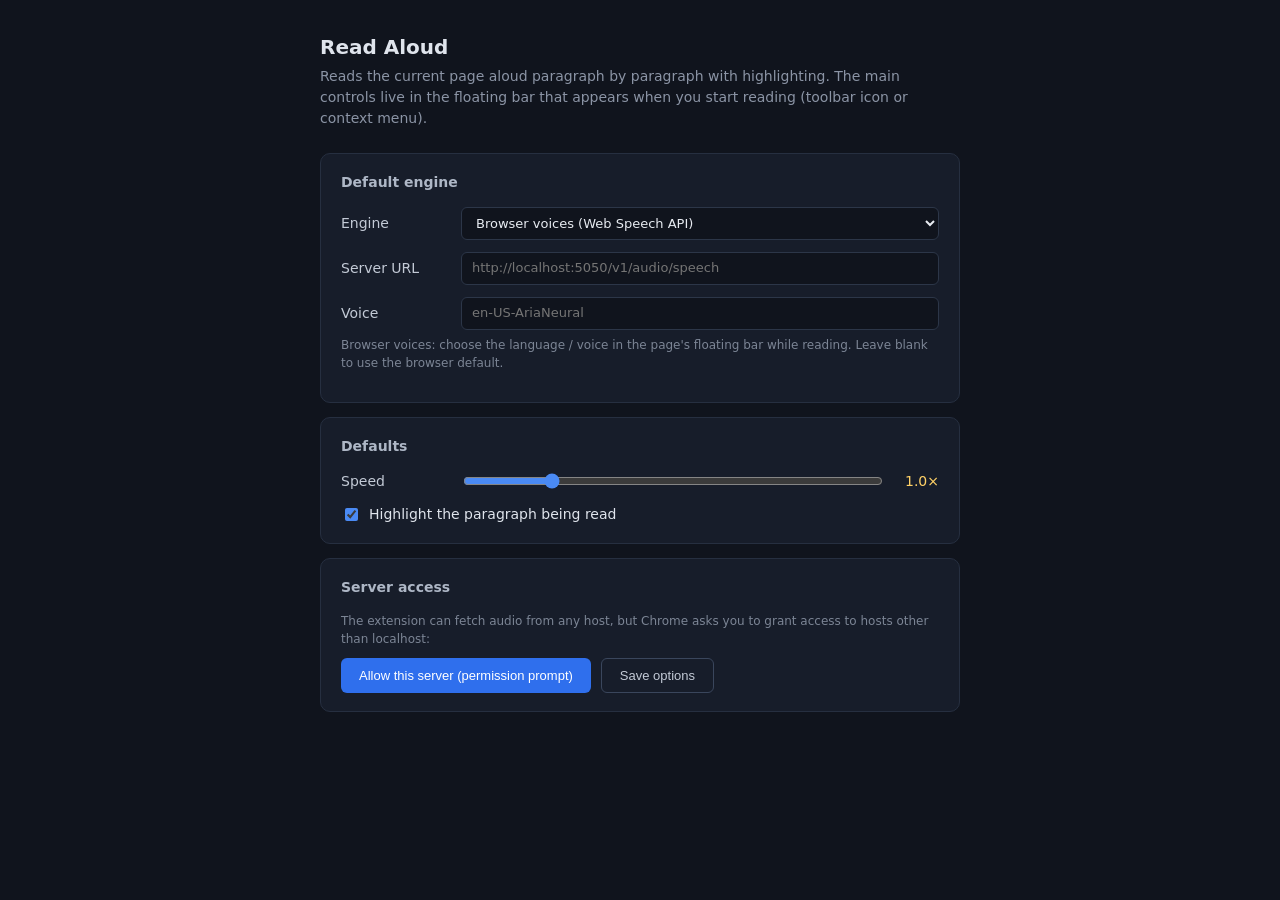
<file: data/options/options.html>
<!DOCTYPE html>
<html lang="en">
  <head>
    <meta charset="utf-8">
    <title>Read Aloud — Options</title>
    <style>
      :root {
        color-scheme: dark;
      }
      * { box-sizing: border-box; }
      body {
        font: 14px/1.5 system-ui, -apple-system, "Segoe UI", Roboto, sans-serif;
        background: #10141d;
        color: #dfe4ec;
        margin: 0;
        padding: 32px 20px;
        display: flex;
        justify-content: center;
      }
      .wrap { width: 640px; max-width: 100%; }
      h1 { font-size: 20px; margin: 0 0 4px; }
      p.sub { color: #8b94a5; margin: 0 0 24px; }
      .card {
        background: #171d2a;
        border: 1px solid #262f40;
        border-radius: 10px;
        padding: 18px 20px;
        margin-bottom: 14px;
      }
      .card h2 { font-size: 14px; margin: 0 0 14px; color: #aeb7c6; font-weight: 600; }
      .row { display: flex; align-items: center; gap: 10px; margin-bottom: 12px; }
      .row:last-child { margin-bottom: 0; }
      label.lbl { flex: 0 0 110px; color: #c3cad6; }
      input[type="text"], select {
        flex: 1;
        min-width: 0;
        background: #10141d;
        border: 1px solid #2c3648;
        color: #e8ecf2;
        border-radius: 6px;
        padding: 7px 10px;
        font: 13px/1.3 system-ui, sans-serif;
      }
      input[type="text"]:focus, select:focus { outline: none; border-color: #4a8af4; }
      input[type="range"] { flex: 1; accent-color: #4a8af4; }
      .speed { flex: 0 0 44px; text-align: right; color: #ffd166; font-variant-numeric: tabular-nums; }
      .check { display: flex; align-items: center; gap: 8px; color: #dfe4ec; }
      .check input { accent-color: #4a8af4; }
      .hint { font-size: 12px; color: #7c8595; margin-top: 6px; }
      .actions { display: flex; gap: 10px; margin-top: 6px; }
      button {
        background: #2f6fed;
        color: #fff;
        border: none;
        border-radius: 6px;
        padding: 9px 18px;
        font-size: 13px;
        cursor: pointer;
      }
      button:hover { background: #4683f0; }
      button.ghost { background: transparent; border: 1px solid #3a465c; color: #c3cad6; }
      button.ghost:hover { background: #1c2331; }
      #status { margin-left: auto; align-self: center; color: #7ee2a0; font-size: 13px; min-height: 18px; }
      #status.err { color: #ff8a80; }
    </style>
  </head>
  <body>
    <div class="wrap">
      <h1>Read Aloud</h1>
      <p class="sub">Reads the current page aloud paragraph by paragraph with highlighting. The main controls live in the floating bar that appears when you start reading (toolbar icon or context menu).</p>

      <div class="card">
        <h2>Default engine</h2>
        <div class="row">
          <label class="lbl" for="engine">Engine</label>
          <select id="engine">
            <option value="web" selected>Browser voices (Web Speech API)</option>
            <option value="edge">Edge TTS server</option>
          </select>
        </div>
        <div id="edge-fields">
          <div class="row">
            <label class="lbl" for="serverUrl">Server URL</label>
            <input type="text" id="serverUrl" spellcheck="false" placeholder="http://localhost:5050/v1/audio/speech">
          </div>
          <div class="row">
            <label class="lbl" for="voice">Voice</label>
            <input type="text" id="voice" list="edge-voices" spellcheck="false" placeholder="en-US-AriaNeural">
            <datalist id="edge-voices"></datalist>
          </div>
        </div>
        <div id="web-fields" class="row" hidden>
          <span class="hint">Browser voices: choose the language / voice in the page's floating bar while reading. Leave blank to use the browser default.</span>
        </div>
        <div class="hint" id="edge-hint" hidden>The Edge TTS server must expose an OpenAI-compatible <code>/v1/audio/speech</code> endpoint. Add the host to <em>Allow this server</em> below when it is not on localhost.</div>
      </div>

      <div class="card">
        <h2>Defaults</h2>
        <div class="row">
          <label class="lbl" for="speed">Speed</label>
          <input type="range" id="speed" min="0.5" max="3" step="0.1" value="1">
          <span class="speed" id="speedValue">1.0×</span>
        </div>
        <div class="row">
          <label class="check" style="flex: none;">
            <input type="checkbox" id="highlight" checked> Highlight the paragraph being read
          </label>
        </div>
      </div>

      <div class="card">
        <h2>Server access</h2>
        <p class="hint" style="margin-bottom:10px;">The extension can fetch audio from any host, but Chrome asks you to grant access to hosts other than localhost:</p>
        <div class="actions">
          <button id="grant">Allow this server (permission prompt)</button>
          <button class="ghost" id="save">Save options</button>
          <span id="status"></span>
        </div>
      </div>
    </div>

    <script src="options.js"></script>
  </body>
</html>
</file>
